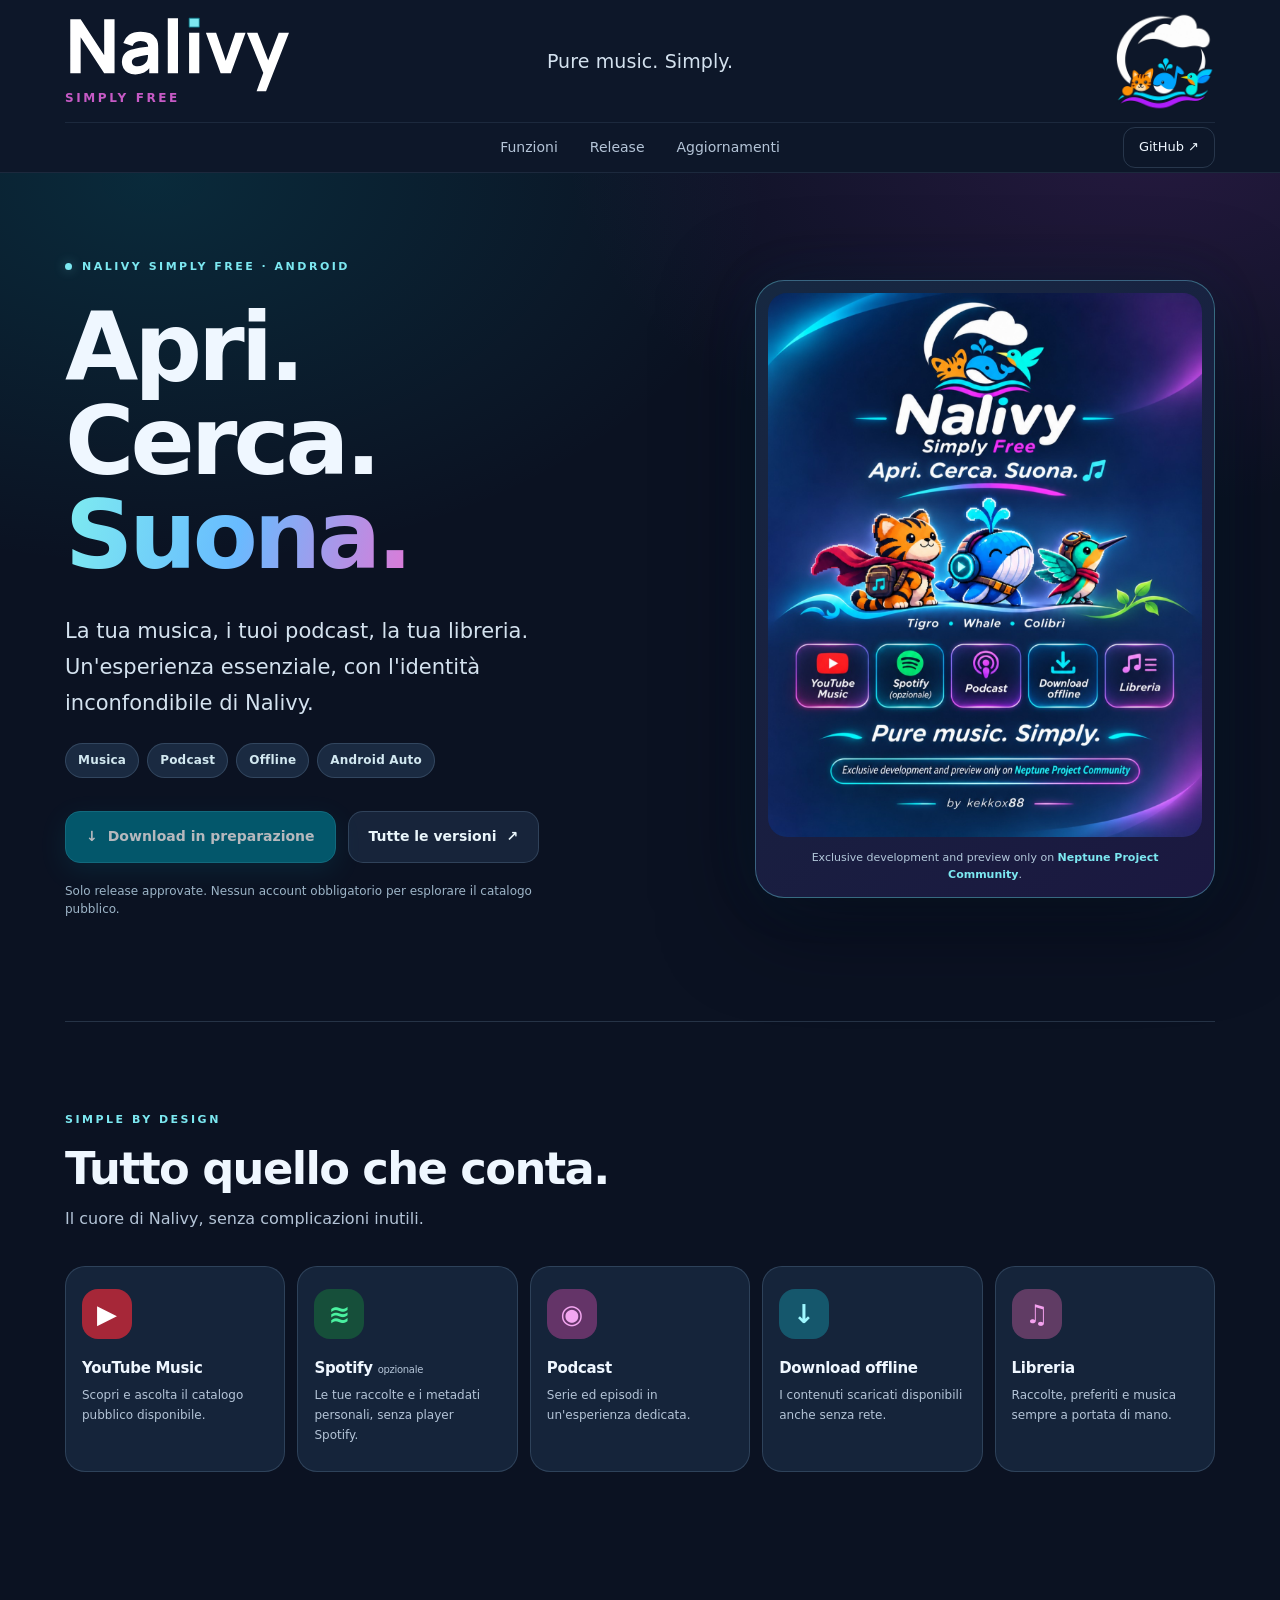
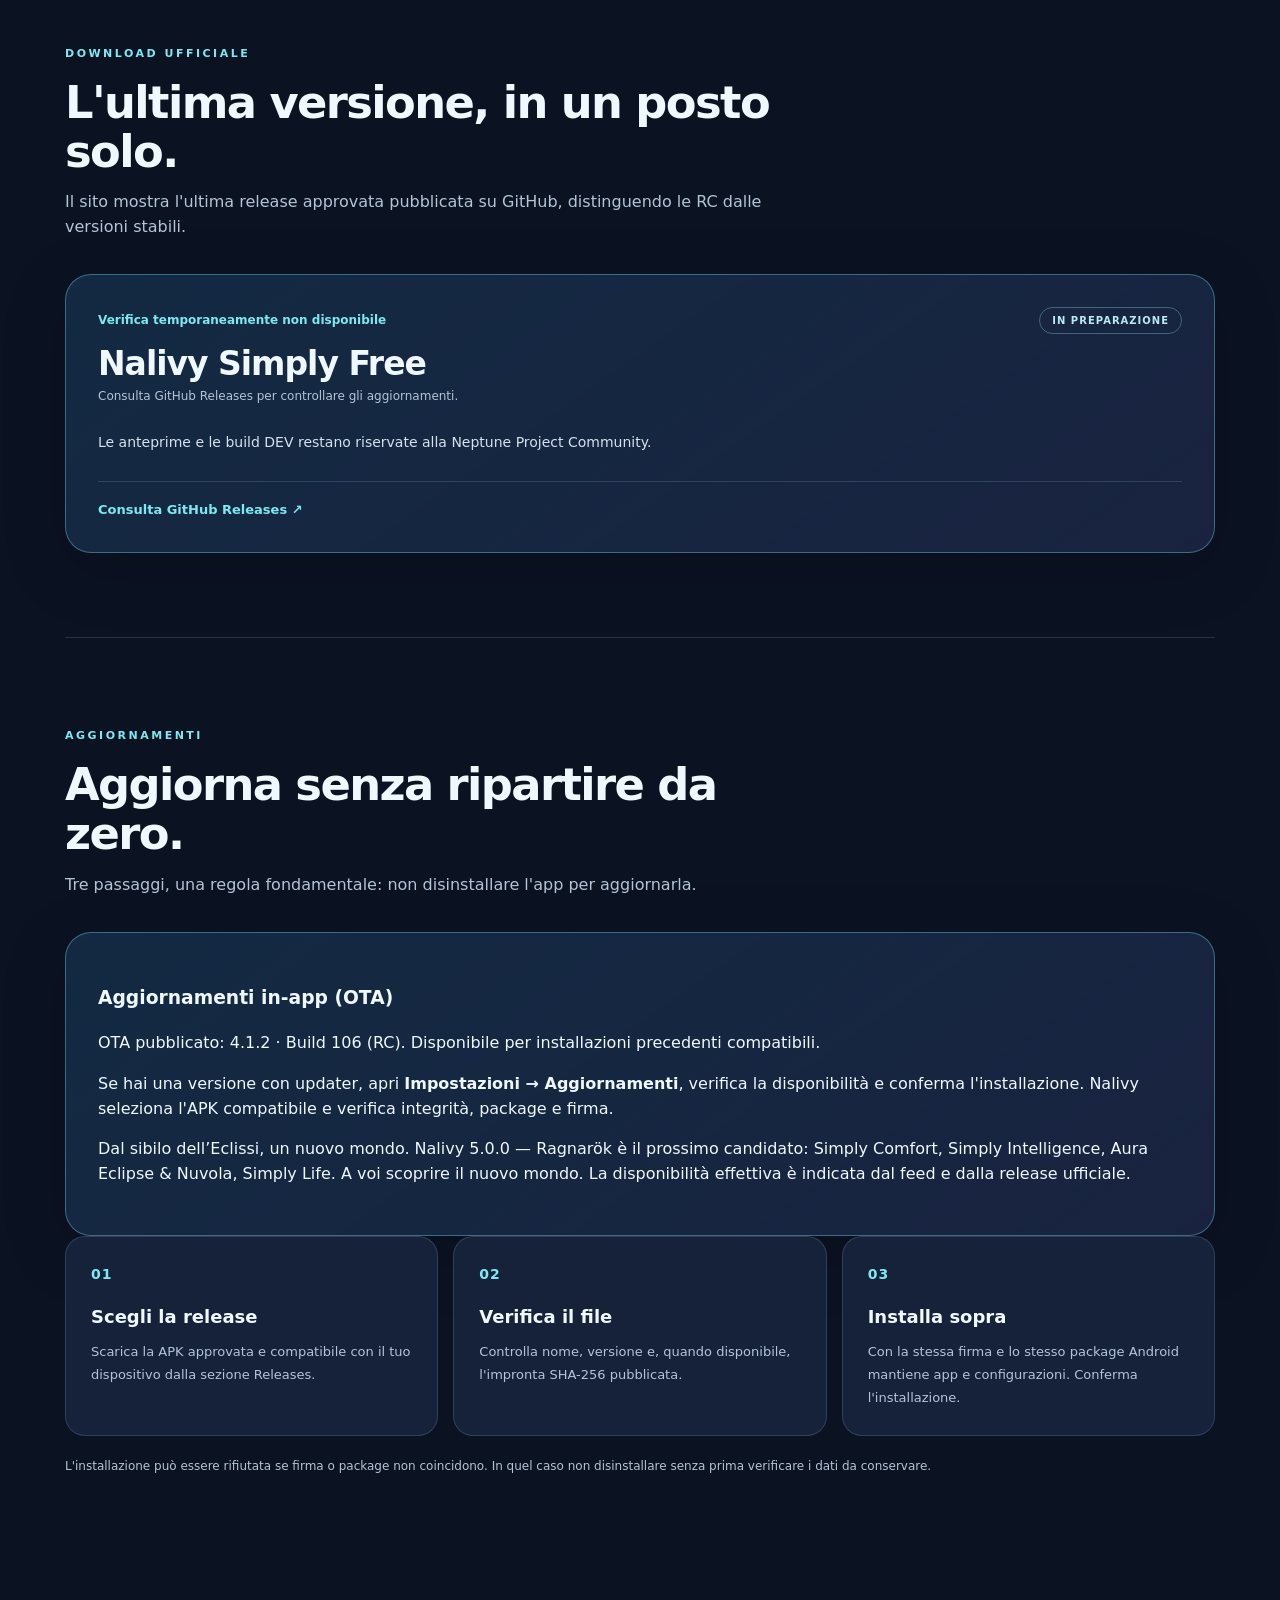
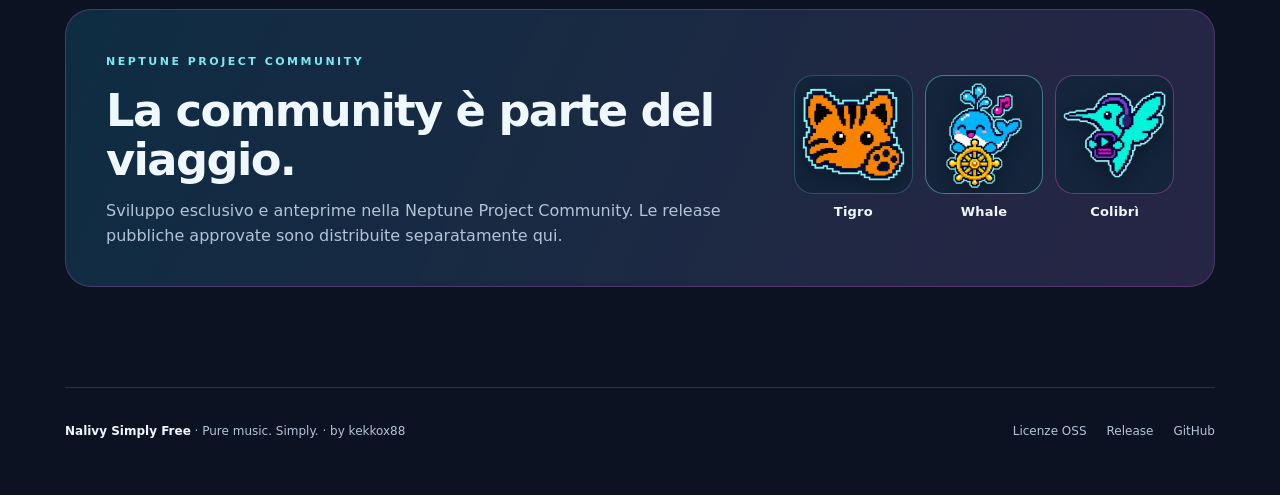
<file: docs/index.html>
<!doctype html>
<html lang="it">
<head>
  <meta charset="utf-8">
  <meta name="viewport" content="width=device-width, initial-scale=1">
  <meta name="theme-color" content="#0c1426">
  <meta name="description" content="Nalivy Simply Free — Apri. Cerca. Suona. Scopri l'app Android, le release ufficiali e gli aggiornamenti.">
  <meta property="og:title" content="Nalivy Simply Free · Pure music. Simply.">
  <meta property="og:description" content="Apri. Cerca. Suona. Musica, podcast e libreria, in stile Nalivy Simply.">
  <meta property="og:type" content="website">
  <meta property="og:image" content="https://kekkox88.github.io/Nalivy-Downloads/assets/nalivy-cover.jpg">
  <meta property="og:url" content="https://kekkox88.github.io/Nalivy-Downloads/">
  <title>Nalivy Simply Free · Pure music. Simply.</title>
  <link rel="icon" type="image/png" href="./assets/nalivy-favicon.png" sizes="192x192">
  <link rel="stylesheet" href="./styles.css">
  <script defer src="./app.js"></script>
</head>
<body>
  <a class="skip" href="#main">Vai al contenuto</a>
  <div class="background-glow" aria-hidden="true"></div>
  <header class="site-header">
    <div class="brandbar wrap">
      <a class="brand" href="#top" aria-label="Nalivy Simply Free, torna all'inizio">
        <img class="brand-wordmark" src="./assets/nalivy-wordmark.svg" alt="Nalivy" width="5959" height="2000" decoding="async">
        <span class="brand-subtitle">SIMPLY FREE</span>
      </a>
      <p class="brand-tagline">Pure music. Simply.</p>
      <img class="brand-emblem" src="./assets/nalivy-emblem.png" alt="Stemma Nalivy con nuvola, Tigro, Whale e Colibrì" width="512" height="512" decoding="async">
    </div>
    <nav class="nav wrap" aria-label="Navigazione principale">
      <div class="nav-items">
        <a href="#funzioni">Funzioni</a>
        <a href="#release">Release</a>
        <a href="#aggiornamenti">Aggiornamenti</a>
      </div>
      <a class="nav-github" href="https://github.com/kekkox88/Nalivy-Downloads" rel="noopener noreferrer" target="_blank">GitHub <span aria-hidden="true">↗</span></a>
    </nav>
  </header>

  <main id="main">
    <section class="hero wrap" id="top" aria-labelledby="hero-title">
      <div class="hero-copy">
        <p class="eyebrow"><span class="status-dot" aria-hidden="true"></span> NALIVY SIMPLY FREE · ANDROID</p>
        <h1 id="hero-title">Apri.<br>Cerca.<br><span class="gradient-text">Suona.</span></h1>
        <p class="hero-sub">La tua musica, i tuoi podcast, la tua libreria. Un'esperienza essenziale, con l'identità inconfondibile di Nalivy.</p>
        <div class="hero-pills" aria-label="Caratteristiche">
          <span>Musica</span><span>Podcast</span><span>Offline</span><span>Android Auto</span>
        </div>
        <div class="hero-actions">
          <a class="button button-primary is-disabled" id="hero-download" href="#release" aria-disabled="true" tabindex="-1"><span aria-hidden="true">↓</span> Download in preparazione</a>
          <a class="button button-outline" href="https://github.com/kekkox88/Nalivy-Downloads/releases" rel="noopener noreferrer" target="_blank">Tutte le versioni <span aria-hidden="true">↗</span></a>
        </div>
        <p class="hero-note">Solo release approvate. Nessun account obbligatorio per esplorare il catalogo pubblico.</p>
      </div>
      <figure class="cover-panel">
        <img src="./assets/nalivy-cover.jpg" alt="Copertina ufficiale Nalivy Simply Free con Tigro, Whale e Colibrì, cinque funzioni principali e il motto Pure music. Simply." width="1227" height="1536" fetchpriority="high">
        <figcaption>Exclusive development and preview only on <strong>Neptune Project Community</strong>.</figcaption>
      </figure>
    </section>

    <section class="section section-line wrap" id="funzioni" aria-labelledby="features-title">
      <div class="section-head"><span class="kicker">SIMPLE BY DESIGN</span><h2 id="features-title">Tutto quello che conta.</h2><p>Il cuore di Nalivy, senza complicazioni inutili.</p></div>
      <div class="features">
        <article class="feature"><div class="feature-icon youtube" aria-hidden="true">▶</div><h3>YouTube Music</h3><p>Scopri e ascolta il catalogo pubblico disponibile.</p></article>
        <article class="feature"><div class="feature-icon spotify" aria-hidden="true">≋</div><h3>Spotify <span class="optional">opzionale</span></h3><p>Le tue raccolte e i metadati personali, senza player Spotify.</p></article>
        <article class="feature"><div class="feature-icon podcasts" aria-hidden="true">◉</div><h3>Podcast</h3><p>Serie ed episodi in un'esperienza dedicata.</p></article>
        <article class="feature"><div class="feature-icon offline" aria-hidden="true">↓</div><h3>Download offline</h3><p>I contenuti scaricati disponibili anche senza rete.</p></article>
        <article class="feature"><div class="feature-icon library" aria-hidden="true">♫</div><h3>Libreria</h3><p>Raccolte, preferiti e musica sempre a portata di mano.</p></article>
      </div>
    </section>

    <section class="section wrap" id="release" aria-labelledby="release-title">
      <div class="section-head"><span class="kicker">DOWNLOAD UFFICIALE</span><h2 id="release-title">L'ultima versione, in un posto solo.</h2><p>Il sito mostra l'ultima release approvata pubblicata su GitHub, distinguendo le RC dalle versioni stabili.</p></div>
      <div class="release-panel" aria-live="polite" aria-atomic="false">
        <div class="release-top">
          <div>
            <span id="release-state" class="release-state"><span class="status-dot" aria-hidden="true"></span> Verifica disponibilità…</span>
            <h3 id="release-name">Nalivy Simply Free</h3>
            <p class="release-meta" id="release-meta">Controllo delle release ufficiali.</p>
          </div>
          <span class="release-channel" id="release-channel">RELEASE</span>
        </div>
        <p id="release-message" class="release-message">Le build DEV restano riservate alla community; le RC pubblicate sono indicate chiaramente.</p>
        <div class="downloads" id="download-files" hidden></div>
        <div class="notes" id="release-notes" hidden><h4>Novità della versione</h4><p id="release-notes-text"></p></div>
        <div class="release-bottom"><a id="release-page" href="https://github.com/kekkox88/Nalivy-Downloads/releases" target="_blank" rel="noopener noreferrer">Consulta GitHub Releases <span aria-hidden="true">↗</span></a><a id="checksum-link" href="#aggiornamenti" hidden>Verifica SHA-256</a></div>
      </div>
    </section>

    <section class="section section-line wrap" id="aggiornamenti" aria-labelledby="updates-title">
      <div class="section-head"><span class="kicker">AGGIORNAMENTI</span><h2 id="updates-title">Aggiorna senza ripartire da zero.</h2><p>Tre passaggi, una regola fondamentale: non disinstallare l'app per aggiornarla.</p></div>
      <div class="release-panel">
        <h3>Aggiornamenti in-app (OTA)</h3>
        <p id="ota-status" role="status">Verifica del feed ufficiale…</p>
        <p>Se hai una versione con updater, apri <strong>Impostazioni → Aggiornamenti</strong>, verifica la disponibilità e conferma l'installazione. Nalivy seleziona l'APK compatibile e verifica integrità, package e firma.</p>
        <p>Dal sibilo dell’Eclissi, un nuovo mondo. Nalivy 5.0.0 — Ragnarök è il prossimo candidato: Simply Comfort, Simply Intelligence, Aura Eclipse &amp; Nuvola, Simply Life. A voi scoprire il nuovo mondo. La disponibilità effettiva è indicata dal feed e dalla release ufficiale.</p>
      </div>
      <div class="steps">
        <article class="step"><span class="step-number">01</span><h3>Scegli la release</h3><p>Scarica la APK approvata e compatibile con il tuo dispositivo dalla sezione Releases.</p></article>
        <article class="step"><span class="step-number">02</span><h3>Verifica il file</h3><p>Controlla nome, versione e, quando disponibile, l'impronta SHA-256 pubblicata.</p></article>
        <article class="step"><span class="step-number">03</span><h3>Installa sopra</h3><p>Con la stessa firma e lo stesso package Android mantiene app e configurazioni. Conferma l'installazione.</p></article>
      </div>
      <p class="update-disclaimer">L'installazione può essere rifiutata se firma o package non coincidono. In quel caso non disinstallare senza prima verificare i dati da conservare.</p>
    </section>

    <section class="community wrap" aria-labelledby="community-title"><div><span class="kicker">NEPTUNE PROJECT COMMUNITY</span><h2 id="community-title">La community è parte del viaggio.</h2><p>Sviluppo esclusivo e anteprime nella Neptune Project Community. Le release pubbliche approvate sono distribuite separatamente qui.</p></div><div class="community-guardians" aria-label="Le mascotte di Nalivy: Tigro, Whale e Colibrì">
      <figure class="guardian guardian-tigro">
        <div class="guardian-art"><img src="./assets/tigro.webp" width="620" height="562" alt="Tigro, mascotte pixel-art a forma di tigre arancione" loading="lazy" decoding="async"></div>
        <figcaption>Tigro</figcaption>
      </figure>
      <figure class="guardian guardian-whale">
        <div class="guardian-art"><img src="./assets/whale.webp" width="467" height="620" alt="Whale, mascotte pixel-art a forma di balena blu al timone" loading="lazy" decoding="async"></div>
        <figcaption>Whale</figcaption>
      </figure>
      <figure class="guardian guardian-colibri">
        <div class="guardian-art"><img src="./assets/colibri.webp" width="620" height="532" alt="Colibrì, mascotte pixel-art turchese con cuffie musicali" loading="lazy" decoding="async"></div>
        <figcaption>Colibrì</figcaption>
      </figure>
    </div></section>
  </main>

  <footer class="footer wrap"><span><strong>Nalivy Simply Free</strong> · Pure music. Simply. · by kekkox88</span><div><a href="./legal/third-party-notices.html">Licenze OSS</a><a href="https://github.com/kekkox88/Nalivy-Downloads/releases">Release</a><a href="https://github.com/kekkox88/Nalivy-Downloads">GitHub</a></div></footer>
</body>
</html>
</file>
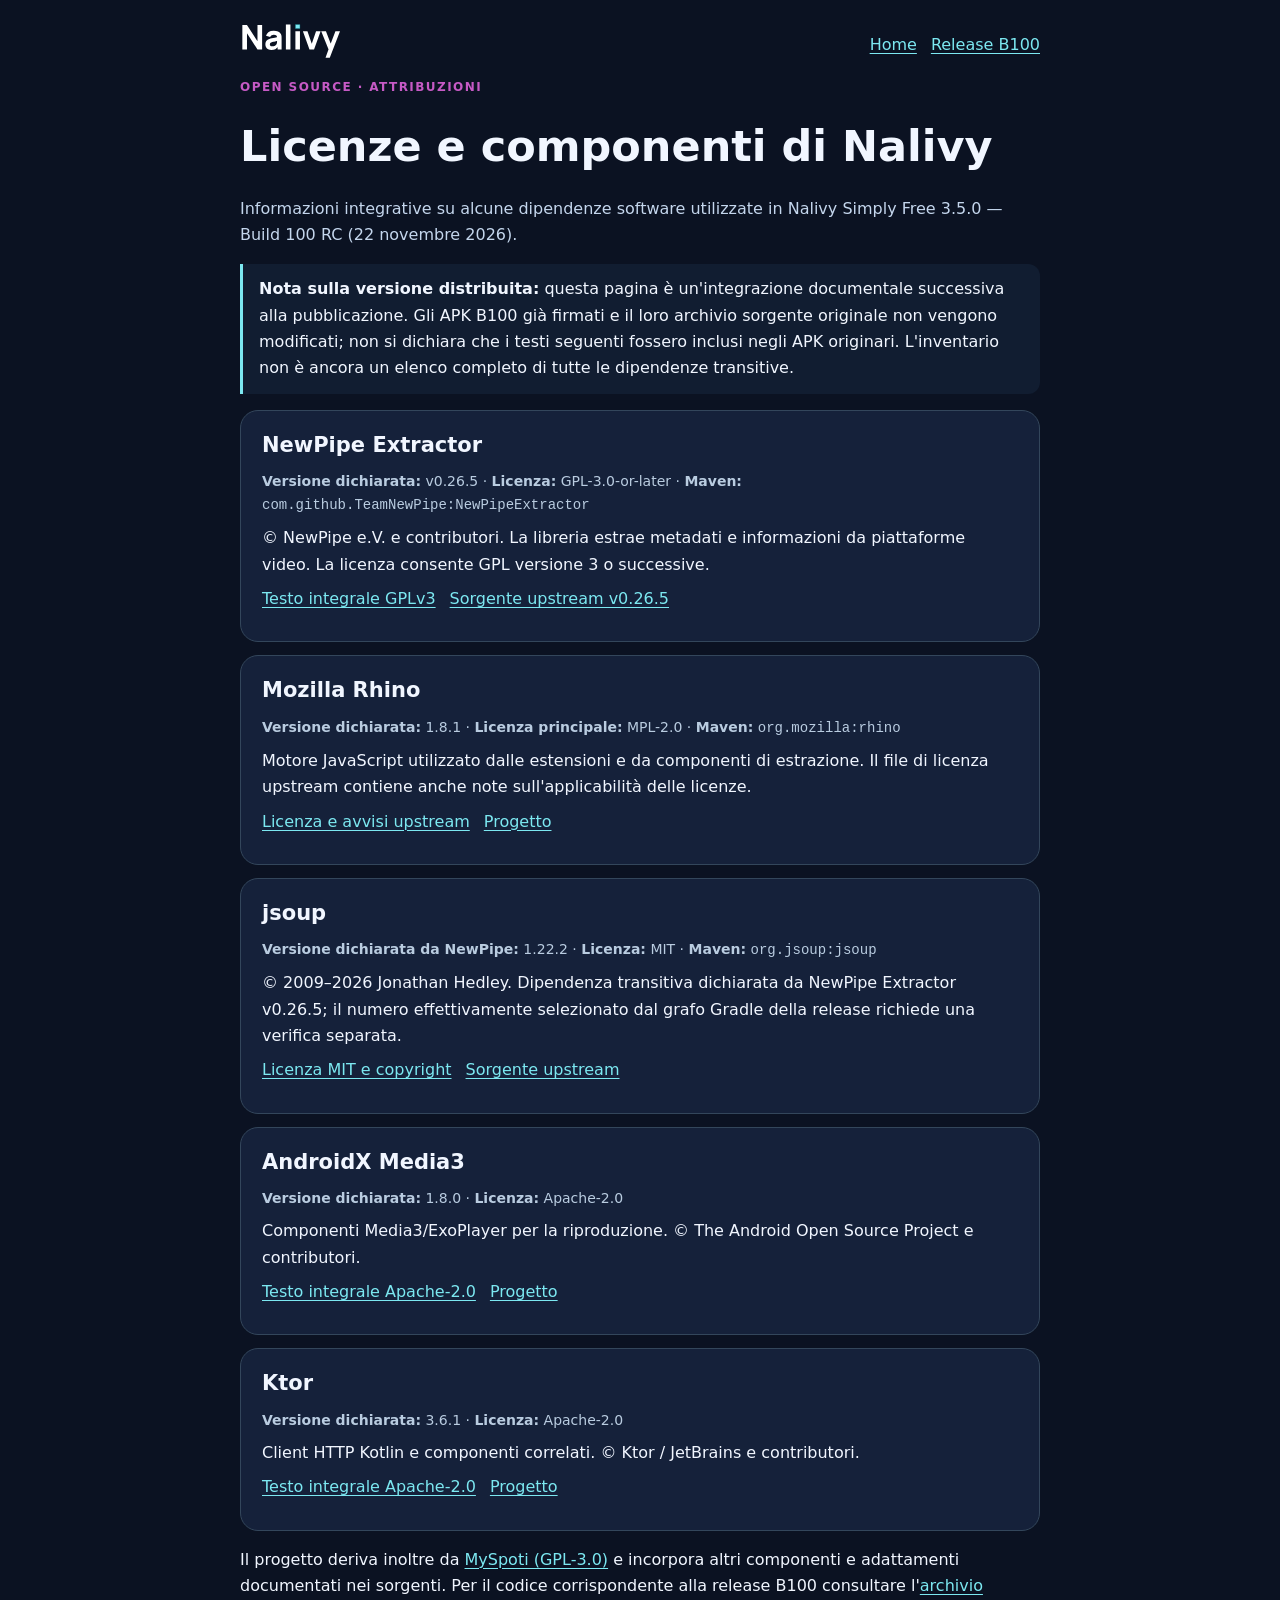
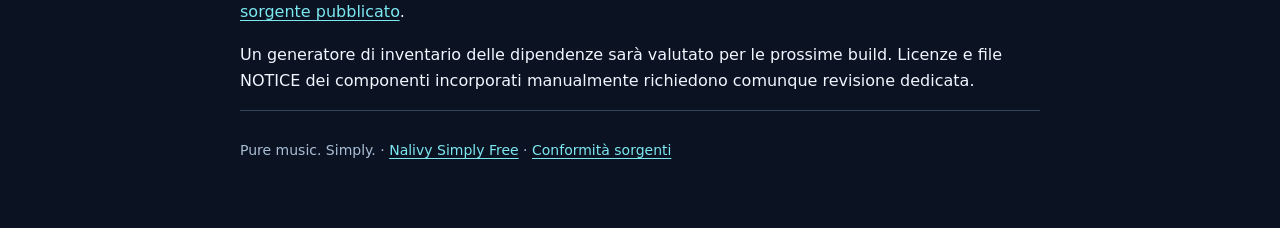
<file: docs/legal/third-party-notices.html>
<!doctype html>
<html lang="it">
<head>
  <meta charset="utf-8">
  <meta name="viewport" content="width=device-width,initial-scale=1">
  <meta name="color-scheme" content="dark">
  <title>Licenze open source — Nalivy Simply Free</title>
  <meta name="description" content="Attribuzioni e testi delle licenze open source dei componenti principali di Nalivy Simply Free 3.5.0 Build 100.">
  <link rel="icon" href="../assets/nalivy-favicon.png">
  <style>
    :root{color-scheme:dark;font:16px/1.65 system-ui,-apple-system,Segoe UI,sans-serif;background:#0b1222;color:#f1f6ff}
    *{box-sizing:border-box}body{margin:0}main{max-width:840px;margin:0 auto;padding:24px 20px 68px}
    a{color:#7ce8f1;text-decoration-thickness:1px;text-underline-offset:3px}
    h1,h2{line-height:1.25}h1{font-size:clamp(28px,6vw,43px);margin:22px 0}
    h2{font-size:21px;margin:0 0 12px}.eyebrow{color:#c65ac5;font-weight:750;letter-spacing:.12em;font-size:12px}
    .lead{color:#c4d6ed}.item{padding:21px;background:#15213a;border:1px solid #33465b;border-radius:18px;margin:13px 0}
    .item p{margin:8px 0}.meta{color:#b9cce0;font-size:14px}
    .note{border-left:3px solid #7ce8f1;padding:12px 16px;background:#111d31;border-radius:0 12px 12px 0}
    .top{display:flex;align-items:center;justify-content:space-between;gap:16px;flex-wrap:wrap}
    .top img{width:100px;height:auto}.links{display:flex;gap:14px;flex-wrap:wrap}
    footer{padding-top:28px;border-top:1px solid #33465b;color:#a9bed6;font-size:14px}
    a:focus-visible{outline:2px solid #7ce8f1;outline-offset:3px;border-radius:4px}
  </style>
</head>
<body>
<main>
  <header class="top">
    <a href="../" aria-label="Torna alla pagina di Nalivy Simply Free"><img src="../assets/nalivy-wordmark.svg" alt="Nalivy" width="5959" height="2000"></a>
    <nav class="links" aria-label="Collegamenti"><a href="../">Home</a><a href="https://github.com/kekkox88/Nalivy-Downloads/releases/tag/v3.5.0-b100-rc1">Release B100</a></nav>
  </header>
  <p class="eyebrow">OPEN SOURCE · ATTRIBUZIONI</p>
  <h1>Licenze e componenti di Nalivy</h1>
  <p class="lead">Informazioni integrative su alcune dipendenze software utilizzate in Nalivy Simply Free 3.5.0 — Build 100 RC (22 novembre 2026).</p>
  <p class="note"><strong>Nota sulla versione distribuita:</strong> questa pagina è un'integrazione documentale successiva alla pubblicazione. Gli APK B100 già firmati e il loro archivio sorgente originale non vengono modificati; non si dichiara che i testi seguenti fossero inclusi negli APK originari. L'inventario non è ancora un elenco completo di tutte le dipendenze transitive.</p>

  <section class="item" aria-labelledby="np">
    <h2 id="np">NewPipe Extractor</h2>
    <p class="meta"><strong>Versione dichiarata:</strong> v0.26.5 · <strong>Licenza:</strong> GPL-3.0-or-later · <strong>Maven:</strong> <code>com.github.TeamNewPipe:NewPipeExtractor</code></p>
    <p>© NewPipe e.V. e contributori. La libreria estrae metadati e informazioni da piattaforme video. La licenza consente GPL versione 3 o successive.</p>
    <p class="links"><a href="./licenses/NEWPIPE_EXTRACTOR_GPL-3.0.txt">Testo integrale GPLv3</a><a href="https://github.com/TeamNewPipe/NewPipeExtractor/tree/v0.26.5">Sorgente upstream v0.26.5</a></p>
  </section>
  <section class="item" aria-labelledby="rh">
    <h2 id="rh">Mozilla Rhino</h2>
    <p class="meta"><strong>Versione dichiarata:</strong> 1.8.1 · <strong>Licenza principale:</strong> MPL-2.0 · <strong>Maven:</strong> <code>org.mozilla:rhino</code></p>
    <p>Motore JavaScript utilizzato dalle estensioni e da componenti di estrazione. Il file di licenza upstream contiene anche note sull'applicabilità delle licenze.</p>
    <p class="links"><a href="./licenses/RHINO_MPL-2.0.txt">Licenza e avvisi upstream</a><a href="https://github.com/mozilla/rhino">Progetto</a></p>
  </section>
  <section class="item" aria-labelledby="js">
    <h2 id="js">jsoup</h2>
    <p class="meta"><strong>Versione dichiarata da NewPipe:</strong> 1.22.2 · <strong>Licenza:</strong> MIT · <strong>Maven:</strong> <code>org.jsoup:jsoup</code></p>
    <p>© 2009–2026 Jonathan Hedley. Dipendenza transitiva dichiarata da NewPipe Extractor v0.26.5; il numero effettivamente selezionato dal grafo Gradle della release richiede una verifica separata.</p>
    <p class="links"><a href="./licenses/JSOUP_MIT.txt">Licenza MIT e copyright</a><a href="https://github.com/jhy/jsoup/tree/jsoup-1.22.2">Sorgente upstream</a></p>
  </section>
  <section class="item" aria-labelledby="m3">
    <h2 id="m3">AndroidX Media3</h2>
    <p class="meta"><strong>Versione dichiarata:</strong> 1.8.0 · <strong>Licenza:</strong> Apache-2.0</p>
    <p>Componenti Media3/ExoPlayer per la riproduzione. © The Android Open Source Project e contributori.</p>
    <p class="links"><a href="./licenses/APACHE-2.0.txt">Testo integrale Apache-2.0</a><a href="https://github.com/androidx/media">Progetto</a></p>
  </section>
  <section class="item" aria-labelledby="ktor">
    <h2 id="ktor">Ktor</h2>
    <p class="meta"><strong>Versione dichiarata:</strong> 3.6.1 · <strong>Licenza:</strong> Apache-2.0</p>
    <p>Client HTTP Kotlin e componenti correlati. © Ktor / JetBrains e contributori.</p>
    <p class="links"><a href="./licenses/APACHE-2.0.txt">Testo integrale Apache-2.0</a><a href="https://github.com/ktorio/ktor">Progetto</a></p>
  </section>

  <p>Il progetto deriva inoltre da <a href="https://github.com/kota-zo/myspoti">MySpoti (GPL-3.0)</a> e incorpora altri componenti e adattamenti documentati nei sorgenti. Per il codice corrispondente alla release B100 consultare l'<a href="https://github.com/kekkox88/Nalivy-Downloads/releases/tag/v3.5.0-b100-rc1">archivio sorgente pubblicato</a>.</p>
  <p>Un generatore di inventario delle dipendenze sarà valutato per le prossime build. Licenze e file NOTICE dei componenti incorporati manualmente richiedono comunque revisione dedicata.</p>
  <footer>Pure music. Simply. · <a href="../">Nalivy Simply Free</a> · <a href="https://github.com/kekkox88/Nalivy-Downloads/blob/main/SOURCE-COMPLIANCE.md">Conformità sorgenti</a></footer>
</main>
</body>
</html>
</file>
<file: docs/styles.css>
:root{--bg:#0b1222;--bg2:#101b30;--surface:#15213a;--surface2:#172743;--stroke:rgba(159,198,231,.18);--ink:#eff7ff;--muted:#b4c4d7;--cyan:#7ce8f1;--turquoise:#00b5c8;--magenta:#db7bd8;--cta:#00758b;--radius:22px;color-scheme:dark}
*,*::before,*::after{box-sizing:border-box}
html{scroll-behavior:smooth;scroll-padding-top:88px}
body{margin:0;font-family:Inter,ui-sans-serif,system-ui,-apple-system,BlinkMacSystemFont,"Segoe UI",sans-serif;color:var(--ink);background:var(--bg);line-height:1.55;-webkit-font-smoothing:antialiased}
[hidden]{display:none!important}
a{color:inherit;text-decoration:none}button{font:inherit}a:focus-visible,button:focus-visible{outline:3px solid var(--cyan);outline-offset:4px}::selection{background:#16869b;color:white}
.wrap{width:min(1150px,calc(100% - 48px));margin-inline:auto}.background-glow{pointer-events:none;position:absolute;inset:0 0 auto;z-index:-1;height:900px;background:radial-gradient(ellipse 46% 41% at 90% 15%,rgba(119,47,155,.24),transparent),radial-gradient(ellipse 48% 43% at 12% 20%,rgba(0,181,200,.15),transparent);overflow:hidden}
.skip{position:absolute;left:20px;top:-100px;background:var(--cyan);color:var(--bg);padding:12px;z-index:100}.skip:focus{top:16px}
.site-header{position:relative;border-bottom:1px solid rgba(159,198,231,.1);background:#0d1729}
.brandbar{display:grid;grid-template-columns:minmax(0,1fr) minmax(0,1fr) minmax(0,1fr);align-items:center;gap:20px;padding-block:12px 10px}
.brand{display:inline-flex;flex-direction:column;align-items:flex-start;justify-self:start;min-width:0}
.brand-wordmark{display:block;width:224px;max-width:100%;height:auto}
.brand-subtitle{display:block;color:#C65AC5;font-size:12px;line-height:1.4;font-weight:800;letter-spacing:2.6px;margin-top:-2px}
.brand-tagline{margin:0;text-align:center;font-size:clamp(13px,1.55vw,19px);color:#d4e2ef;font-weight:500;letter-spacing:.1px}
.brand-emblem{display:block;width:100px;height:100px;object-fit:contain;justify-self:end}
.nav{min-height:50px;display:flex;align-items:center;justify-content:center;position:relative;gap:16px;border-top:1px solid rgba(159,198,231,.1)}
.nav-items{display:flex;align-items:center;gap:28px;color:var(--muted);font-size:14px}
.nav-items a{display:inline-flex;align-items:center;min-height:44px;padding:9px 2px;white-space:nowrap}
.nav-items a:hover,.nav-github:hover,.footer a:hover{color:var(--cyan)}
.nav-github{position:absolute;right:0;border:1px solid var(--stroke);padding:9px 15px;border-radius:12px;font-size:13px;white-space:nowrap}
.hero{display:grid;grid-template-columns:minmax(0,1.2fr) minmax(0,.9fr);gap:clamp(30px,6vw,92px);align-items:center;padding-top:74px;padding-bottom:90px}.hero-copy{min-width:0}.eyebrow,.kicker{font-weight:800;font-size:11px;letter-spacing:2.5px;color:var(--cyan)}.eyebrow{display:flex;align-items:center;gap:10px}.status-dot{width:7px;height:7px;border-radius:50%;display:inline-block;background:var(--cyan);box-shadow:0 0 12px rgba(124,232,241,.4);flex-shrink:0}.hero h1{font-weight:850;line-height:.99;letter-spacing:-4px;font-size:clamp(64px,7.4vw,104px);margin:26px 0 32px}.gradient-text{background:linear-gradient(105deg,var(--cyan) 5%,#68bbff 50%,var(--magenta) 98%);background-clip:text;-webkit-background-clip:text;color:transparent}.hero-sub{color:#d4e2ef;font-size:clamp(17px,2.05vw,21px);max-width:550px;line-height:1.7;margin:0 0 22px}.hero-pills{display:flex;flex-wrap:wrap;gap:8px}.hero-pills span{font-size:12px;font-weight:600;letter-spacing:.2px;border-radius:100px;background:#1a2a41;border:1px solid var(--stroke);padding:7px 12px;color:#d2e8f0}.hero-actions{display:flex;flex-wrap:wrap;gap:12px;margin-top:33px}.button{border:1px solid var(--stroke);display:inline-flex;align-items:center;justify-content:center;gap:10px;border-radius:15px;padding:14px 20px;min-height:51px;font-weight:750;font-size:14px;transition:transform .18s ease,border-color .18s ease,background .18s ease}.button:hover:not(.is-disabled){transform:translateY(-2px)}.button-primary{background:#00758b;color:#fff;border-color:#158fa4;box-shadow:0 8px 26px rgba(0,117,139,.25)}.button-primary:hover:not(.is-disabled){background:#008aa0}.button-outline{background:#17243a;color:#eaf6fb}.button-outline:hover{border-color:#5495ab}.is-disabled{cursor:default;opacity:.7}.hero-note{font-size:12px;color:#9eb5c8;margin-top:19px;max-width:500px}
.cover-panel{margin:0;background:linear-gradient(145deg,#162841,#1b1840);padding:12px;border:1px solid rgba(109,219,235,.38);border-radius:29px;box-shadow:0 23px 90px rgba(3,6,18,.55),0 0 55px rgba(2,145,180,.09);max-width:480px;justify-self:center}.cover-panel img{display:block;width:100%;height:auto;border-radius:19px}.cover-panel figcaption{font-size:11px;padding:12px 9px 2px;text-align:center;color:#b3c9db}.cover-panel strong{color:var(--cyan)}
.section{padding-block:84px}.section-line{border-top:1px solid var(--stroke)}.section-head{max-width:750px;margin-bottom:34px}.section-head h2,.community h2{font-size:clamp(29px,3.5vw,46px);letter-spacing:-1.6px;line-height:1.1;margin:13px 0 14px}.section-head p,.community p{margin:0;color:var(--muted);font-size:16px}.features{display:grid;grid-template-columns:repeat(5,minmax(0,1fr));gap:12px}.feature{background:#15243a;border:1px solid var(--stroke);border-radius:20px;padding:22px 16px 25px;min-height:206px}.feature-icon{font-size:26px;width:50px;height:50px;border-radius:16px;display:grid;place-items:center;margin-bottom:20px;font-weight:800}.feature-icon.youtube{color:#fff;background:#a62738}.feature-icon.spotify{color:#4af1a0;background:#164f3a}.feature-icon.podcasts{color:#f3a6f0;background:#643468}.feature-icon.offline{color:#9ff8ff;background:#15576c}.feature-icon.library{color:#f5a2ef;background:#603c64}.feature h3{font-size:15px;line-height:1.25;letter-spacing:-.3px;margin:0 0 9px}.feature .optional{font-size:10px;font-weight:500;color:var(--muted);white-space:nowrap}.feature p{color:var(--muted);font-size:12px;line-height:1.65;margin:0}
.release-panel{border:1px solid rgba(124,232,241,.36);border-radius:26px;background:linear-gradient(145deg,rgba(0,117,139,.1),rgba(29,37,71,.45)),#15213a;padding:32px;box-shadow:0 16px 65px rgba(0,0,0,.18)}.release-top{display:flex;gap:20px;justify-content:space-between;align-items:flex-start}.release-state{color:var(--cyan);font-size:12px;display:inline-flex;gap:10px;align-items:center;font-weight:700}.release-top h3{font-size:clamp(23px,2.8vw,33px);letter-spacing:-1px;margin:14px 0 5px;line-height:1.1}.release-meta{color:var(--muted);font-size:12px;margin:0}.release-channel{color:#b8eaf0;border:1px solid rgba(124,232,241,.35);padding:5px 12px;border-radius:100px;font-size:10px;letter-spacing:1px;font-weight:800}.release-message{color:#d6e1ed;line-height:1.7;font-size:14px;margin:26px 0}.release-bottom{border-top:1px solid var(--stroke);padding-top:18px;display:flex;gap:18px;flex-wrap:wrap}.release-bottom a{color:var(--cyan);font-size:13px;font-weight:700}.release-bottom a:hover{text-decoration:underline}.downloads{display:flex;flex-wrap:wrap;gap:12px;margin:20px 0 24px}.download-file{display:flex;flex-direction:column;gap:3px;background:#00758b;color:white;border:1px solid #339cae;padding:13px 16px;border-radius:14px;font-size:14px;min-width:190px}.download-file:hover{background:#008da6}.download-file span{font-size:10px;opacity:.86;font-weight:400}.notes{border-top:1px solid var(--stroke);padding-top:18px;margin:18px 0}.notes h4{margin:0 0 8px}.notes p{font-size:13px;color:var(--muted);white-space:pre-line;overflow-wrap:anywhere;max-height:18rem;overflow:auto;line-height:1.8}
.steps{display:grid;grid-template-columns:repeat(3,minmax(0,1fr));gap:15px}.step{background:#15223a;border:1px solid var(--stroke);border-radius:20px;padding:25px}.step-number{font-weight:800;font-size:14px;color:var(--cyan);letter-spacing:1px}.step h3{margin:16px 0 9px;font-size:18px}.step p,.update-disclaimer{margin:0;color:var(--muted);font-size:13px;line-height:1.8}.update-disclaimer{margin-top:20px;font-size:12px}
.community{margin-block:48px 100px;border:1px solid rgba(198,90,197,.3);border-radius:26px;padding:38px 40px;background:linear-gradient(115deg,rgba(0,117,139,.17),rgba(198,90,197,.12)),#111e33;display:flex;justify-content:space-between;align-items:center;gap:40px}.community>div:first-child{max-width:740px}.community-guardians{display:grid;grid-template-columns:repeat(3,minmax(0,1fr));gap:12px;width:min(100%,380px);flex:0 0 auto}
.guardian{margin:0;min-width:0;text-align:center}
.guardian-art{aspect-ratio:1;display:flex;align-items:center;justify-content:center;overflow:hidden;background:#13243b;border:1px solid rgba(124,232,241,.23);border-radius:19px;padding:5px}
.guardian img{display:block;max-width:100%;max-height:100%;width:100%;height:100%;object-fit:contain;filter:drop-shadow(0 5px 9px rgba(0,0,0,.30))}
.guardian figcaption{margin-top:8px;color:var(--ink);font-size:13px;font-weight:750;letter-spacing:.2px}
.guardian-whale .guardian-art{border-color:rgba(124,232,241,.45)}
.guardian-colibri .guardian-art{border-color:rgba(198,90,197,.45)}.footer{border-top:1px solid var(--stroke);display:flex;align-items:center;justify-content:space-between;gap:24px;padding-block:34px 54px;color:var(--muted);font-size:12px}.footer strong{color:var(--ink)}.footer div{display:flex;flex-wrap:wrap;gap:20px}
@media (max-width:950px){.features{grid-template-columns:repeat(3,minmax(0,1fr))}.hero{gap:34px}.hero h1{font-size:clamp(55px,7vw,77px)}.nav-items{gap:17px}}
@media (max-width:690px){.wrap{width:min(100% - 34px,550px)}.brandbar{grid-template-columns:minmax(0,1fr) auto;column-gap:8px;row-gap:0;padding-top:11px;padding-bottom:7px}.brand-wordmark{width:clamp(156px,42vw,185px)}.brand-subtitle{font-size:10px;letter-spacing:2.1px;margin-top:-3px}.brand-tagline{grid-column:1/-1;grid-row:2;text-align:left;margin-top:-3px;font-size:12px}.brand-emblem{grid-column:2;grid-row:1;width:80px;height:80px}.nav{min-height:48px;display:flex;gap:7px;justify-content:space-between}.nav-items{display:flex;min-width:0;flex:1;gap:clamp(2px,1vw,10px);justify-content:space-between;font-size:clamp(11px,2.65vw,12px)}.nav-items a{padding:10px 2px;min-height:44px}.nav-github{position:static;font-size:11px;padding:9px 7px;min-height:44px;display:inline-flex;align-items:center}.hero{grid-template-columns:1fr;padding-top:45px;padding-bottom:64px;gap:34px}.hero h1{font-size:clamp(58px,13.5vw,88px);margin-block:18px 26px}.hero-sub{font-size:17px;line-height:1.6}.cover-panel{width:min(100%,430px)}.section{padding-block:63px}.features{grid-template-columns:repeat(2,minmax(0,1fr))}.feature{min-height:184px;padding:18px 14px}.steps{grid-template-columns:1fr;gap:10px}.release-panel{padding:22px}.community{padding:26px 22px;display:block;margin-block:22px 64px}.community-guardians{margin-top:24px;width:100%;gap:10px}.guardian-art{border-radius:16px}.guardian figcaption{font-size:12px}.footer{flex-direction:column;align-items:flex-start;padding-bottom:38px}}
@media (max-width:400px){.brand-emblem{width:70px;height:70px}.nav-github{font-size:11px;padding-inline:6px}.features{grid-template-columns:1fr}.feature{min-height:0;display:grid;grid-template-columns:52px 1fr;gap:5px 15px;align-items:center}.feature-icon{grid-row:span 2;margin-bottom:0}.feature h3{margin:0}.feature p{grid-column:2}.button{width:100%}.release-top{align-items:center}.release-channel{font-size:9px;padding:4px 8px}}
@media (prefers-reduced-motion:reduce){*,*::before,*::after{scroll-behavior:auto!important;transition:none!important;animation:none!important}}

@media (min-width:691px) and (max-width:1050px){.community{gap:26px;padding:30px}.community-guardians{width:310px}}
@media (max-width:370px){.community-guardians{gap:7px}.guardian-art{padding:2px;border-radius:13px}.guardian figcaption{font-size:11px}}

@media (min-width:691px) and (max-width:950px){.brandbar{grid-template-columns:minmax(0,1fr) minmax(0,1fr) auto}.brand-wordmark{width:clamp(170px,24vw,224px)}.brand-tagline{font-size:14px}.brand-emblem{width:82px;height:82px}}
</file>
